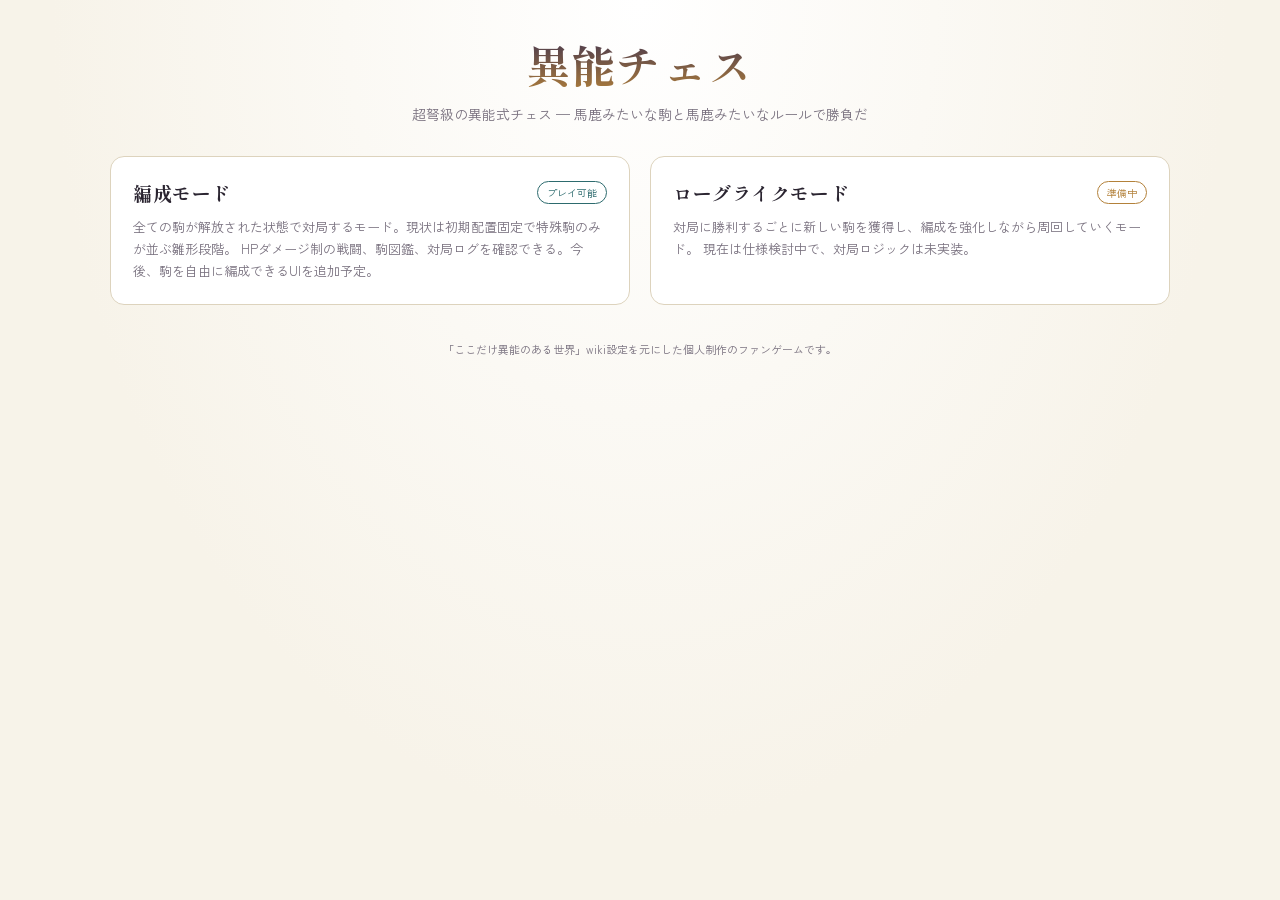
<file: index.html>
<!DOCTYPE html>
<html lang="ja">
<head>
<meta charset="UTF-8">
<meta name="viewport" content="width=device-width, initial-scale=1.0">
<title>異能チェス</title>
<link rel="preconnect" href="https://fonts.googleapis.com">
<link rel="preconnect" href="https://fonts.gstatic.com" crossorigin>
<link href="https://fonts.googleapis.com/css2?family=Shippori+Mincho:wght@500;700&family=Zen+Kaku+Gothic+New:wght@400;500;700&display=swap" rel="stylesheet">
<link rel="stylesheet" href="common.css">
<link rel="stylesheet" href="menu.css">
</head>
<body>
  <div class="app">
    <header class="app-header">
      <h1 class="title">異能チェス</h1>
      <p class="subtitle">超弩級の異能式チェス — 馬鹿みたいな駒と馬鹿みたいなルールで勝負だ</p>
    </header>

    <main>
      <div class="mode-grid">
        <a class="mode-card" href="formation.html">
          <div class="mode-card-head">
            <h2 class="mode-card-title">編成モード</h2>
            <span class="status-badge ready">プレイ可能</span>
          </div>
          <p class="mode-card-desc">
            全ての駒が解放された状態で対局するモード。現状は初期配置固定で特殊駒のみが並ぶ雛形段階。
            HPダメージ制の戦闘、駒図鑑、対局ログを確認できる。今後、駒を自由に編成できるUIを追加予定。
          </p>
        </a>

        <a class="mode-card" href="roguelike.html">
          <div class="mode-card-head">
            <h2 class="mode-card-title">ローグライクモード</h2>
            <span class="status-badge wip">準備中</span>
          </div>
          <p class="mode-card-desc">
            対局に勝利するごとに新しい駒を獲得し、編成を強化しながら周回していくモード。
            現在は仕様検討中で、対局ロジックは未実装。
          </p>
        </a>
      </div>

      <p class="menu-footer-note">「ここだけ異能のある世界」wiki設定を元にした個人制作のファンゲームです。</p>
    </main>
  </div>
</body>
</html>
</file>
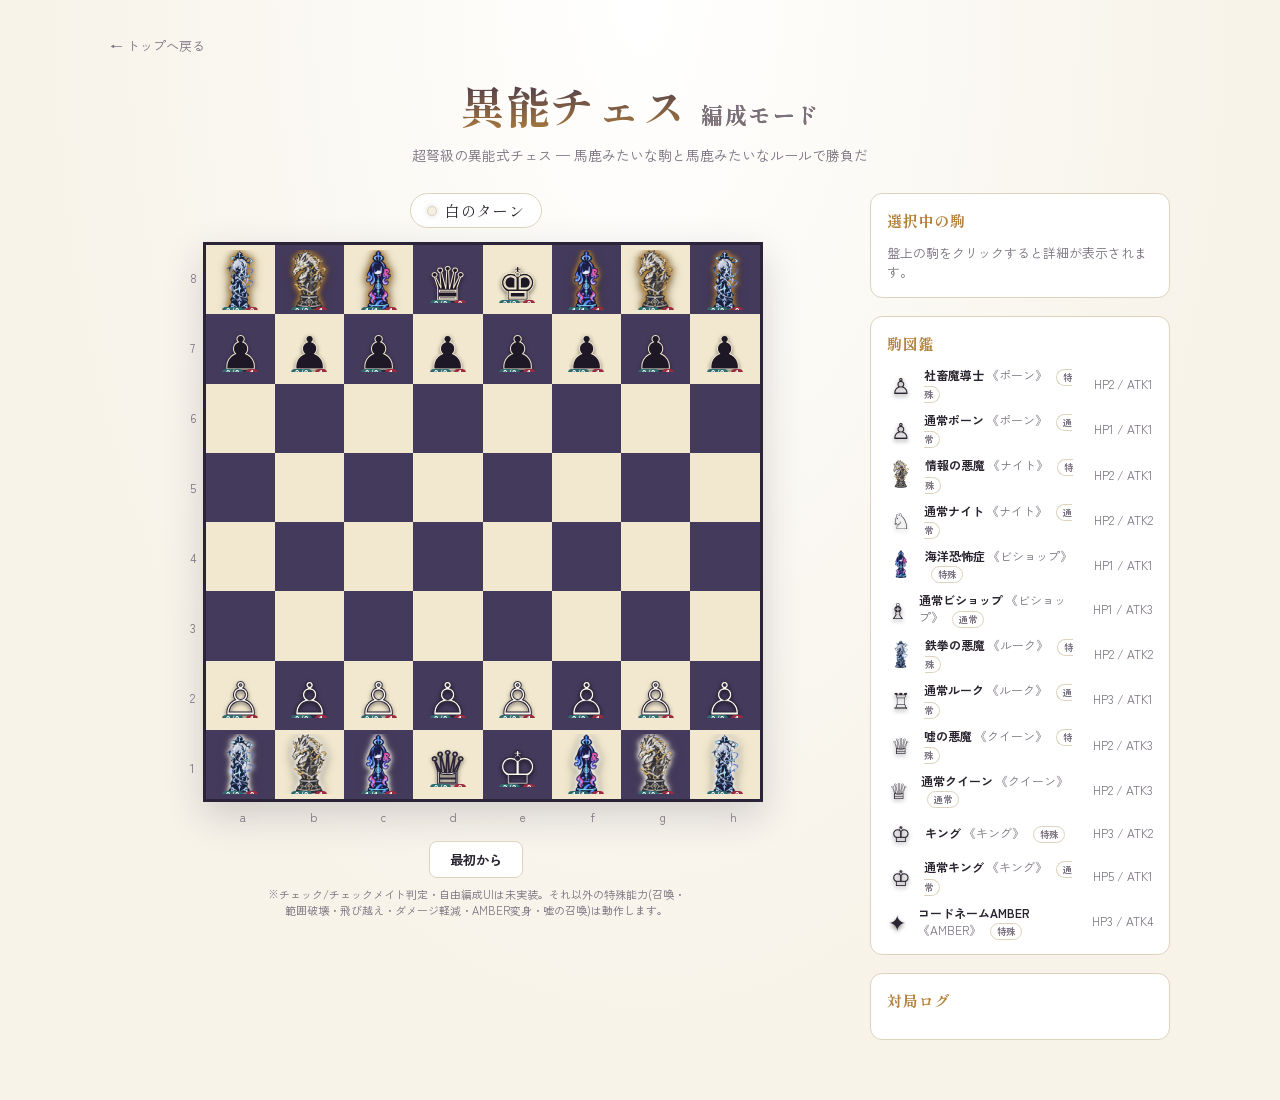
<file: formation.html>
<!DOCTYPE html>
<html lang="ja">
<head>
<meta charset="UTF-8">
<meta name="viewport" content="width=device-width, initial-scale=1.0">
<title>異能チェス - 編成モード</title>
<link rel="preconnect" href="https://fonts.googleapis.com">
<link rel="preconnect" href="https://fonts.gstatic.com" crossorigin>
<link href="https://fonts.googleapis.com/css2?family=Shippori+Mincho:wght@500;700&family=Zen+Kaku+Gothic+New:wght@400;500;700&display=swap" rel="stylesheet">
<link rel="stylesheet" href="common.css">
<link rel="stylesheet" href="board.css">
</head>
<body>
  <div class="app">
    <a class="nav-back" href="index.html">← トップへ戻る</a>

    <header class="app-header">
      <h1 class="title">異能チェス <span style="font-size: 0.5em; color: var(--text-muted);">編成モード</span></h1>
      <p class="subtitle">超弩級の異能式チェス — 馬鹿みたいな駒と馬鹿みたいなルールで勝負だ</p>
    </header>

    <main class="layout">
      <section class="board-area">
        <div class="turn-banner" id="turnBanner">
          <span class="turn-dot" id="turnDot"></span>
          <span id="turnText">白のターン</span>
        </div>

        <div class="board-wrap">
          <div class="rank-labels" id="rankLabels"></div>
          <div class="board" id="board"></div>
        </div>
        <div class="file-labels" id="fileLabels"></div>

        <div class="board-controls">
          <button id="resetBtn" class="btn">最初から</button>
          <button id="skipBonusBtn" class="btn" hidden>行動終了(2回目を使わない)</button>
          <button id="summonUsoBtn" class="btn" hidden>「嘘」を召喚(3〜6段目に配置)</button>
          <span class="note">※チェック/チェックメイト判定・自由編成UIは未実装。それ以外の特殊能力(召喚・範囲破壊・飛び越え・ダメージ軽減・AMBER変身・嘘の召喚)は動作します。</span>
        </div>
      </section>

      <aside class="side-panel">
        <div class="panel-block" id="selectedPanel">
          <h2 class="panel-heading">選択中の駒</h2>
          <div class="empty-state" id="selectedEmpty">盤上の駒をクリックすると詳細が表示されます。</div>
          <div class="piece-detail" id="selectedDetail" hidden>
            <div class="detail-row">
              <span class="piece-glyph" id="detailGlyph"></span>
              <div>
                <div class="detail-name" id="detailName"></div>
                <div class="detail-role" id="detailRole"></div>
              </div>
            </div>
            <div class="stat-row">
              <span class="stat hp">HP <b id="detailHp"></b></span>
              <span class="stat atk">ATK <b id="detailAtk"></b></span>
              <span class="tentative-badge" id="detailTentative" hidden>ステータス仮</span>
            </div>
            <p class="ability-text" id="detailAbility"></p>
          </div>
        </div>

        <div class="panel-block">
          <h2 class="panel-heading">駒図鑑</h2>
          <ul class="roster" id="roster"></ul>
        </div>

        <div class="panel-block">
          <h2 class="panel-heading">対局ログ</h2>
          <ol class="log" id="log"></ol>
        </div>
      </aside>
    </main>
  </div>

  <div class="modal-overlay" id="promotionModal" hidden>
    <div class="modal-box">
      <h3 class="modal-title">コードネームAMBER 変身 — 動きを選択</h3>
      <div class="modal-choices">
        <button class="btn modal-choice" data-move="Q">クイーン型</button>
        <button class="btn modal-choice" data-move="R">ルーク型</button>
        <button class="btn modal-choice" data-move="B">ビショップ型</button>
        <button class="btn modal-choice" data-move="N">ナイト型</button>
      </div>
    </div>
  </div>

  <script src="engine.js"></script>
</body>
</html>
</file>
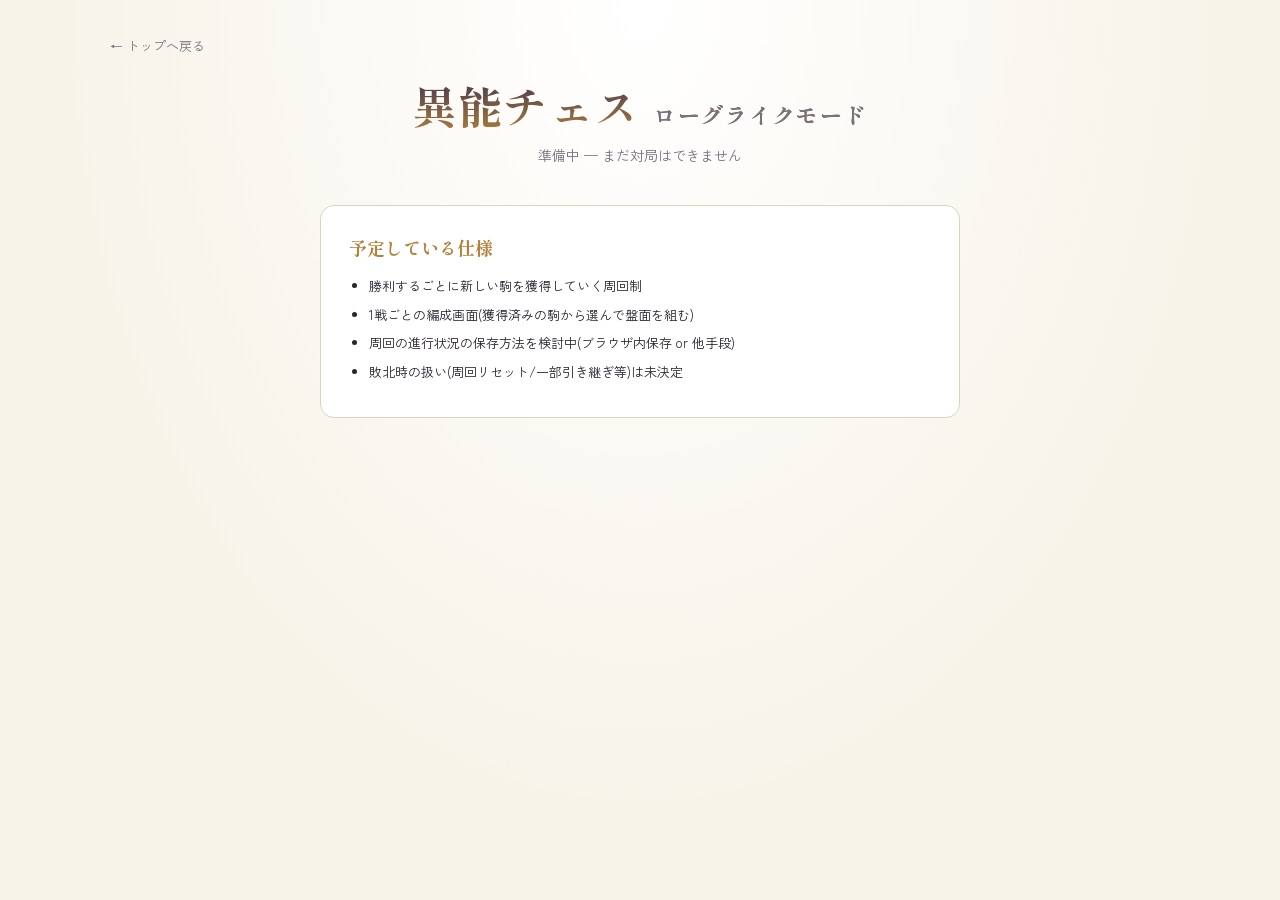
<file: roguelike.html>
<!DOCTYPE html>
<html lang="ja">
<head>
<meta charset="UTF-8">
<meta name="viewport" content="width=device-width, initial-scale=1.0">
<title>異能チェス - ローグライクモード</title>
<link rel="preconnect" href="https://fonts.googleapis.com">
<link rel="preconnect" href="https://fonts.gstatic.com" crossorigin>
<link href="https://fonts.googleapis.com/css2?family=Shippori+Mincho:wght@500;700&family=Zen+Kaku+Gothic+New:wght@400;500;700&display=swap" rel="stylesheet">
<link rel="stylesheet" href="common.css">
<link rel="stylesheet" href="menu.css">
<style>
  .wip-panel {
    max-width: 640px;
    margin: 40px auto 0;
    background: var(--panel);
    border: 1px solid var(--panel-border);
    border-radius: 14px;
    padding: 28px;
  }
  .wip-panel h2 {
    font-family: var(--font-display);
    color: var(--accent-gold);
    font-size: 18px;
    margin: 0 0 14px;
  }
  .wip-panel ul {
    font-size: 13px;
    line-height: 1.9;
    color: var(--text-primary);
    padding-left: 20px;
    margin: 0;
  }
  .wip-panel li { margin-bottom: 4px; }
</style>
</head>
<body>
  <div class="app">
    <a class="nav-back" href="index.html">← トップへ戻る</a>

    <header class="app-header">
      <h1 class="title">異能チェス <span style="font-size: 0.5em; color: var(--text-muted);">ローグライクモード</span></h1>
      <p class="subtitle">準備中 — まだ対局はできません</p>
    </header>

    <main>
      <div class="wip-panel">
        <h2>予定している仕様</h2>
        <ul>
          <li>勝利するごとに新しい駒を獲得していく周回制</li>
          <li>1戦ごとの編成画面(獲得済みの駒から選んで盤面を組む)</li>
          <li>周回の進行状況の保存方法を検討中(ブラウザ内保存 or 他手段)</li>
          <li>敗北時の扱い(周回リセット/一部引き継ぎ等)は未決定</li>
        </ul>
      </div>
    </main>
  </div>
</body>
</html>
</file>
<file: common.css>
/* ============================================================
   共通スタイル：全ページで読み込む。デザイントークン・基本レイアウト・
   トップページ/各モードページ共通のUI部品(ボタン、戻るリンク等)
   ============================================================ */
:root {
  --bg: #f7f3e9;
  --panel: #ffffff;
  --panel-border: #ddd3bd;
  --board-light: #f2e8cf;
  --board-dark: #443a5c;
  --board-dark-edge: #2b2338;
  --accent-gold: #b3813a;
  --accent-red: #9c2b3d;
  --accent-teal: #2d6b6e;
  --text-primary: #2a2430;
  --text-muted: #79717f;
  --font-display: "Shippori Mincho", serif;
  --font-body: "Zen Kaku Gothic New", sans-serif;
}

* { box-sizing: border-box; }

body {
  margin: 0;
  background: radial-gradient(ellipse at top, #ffffff 0%, var(--bg) 65%);
  color: var(--text-primary);
  font-family: var(--font-body);
  min-height: 100vh;
}

.app {
  max-width: 1100px;
  margin: 0 auto;
  padding: 32px 20px 60px;
}

.app-header {
  text-align: center;
  margin-bottom: 28px;
}

.title {
  font-family: var(--font-display);
  font-weight: 700;
  font-size: clamp(28px, 5vw, 44px);
  margin: 0 0 8px;
  letter-spacing: 0.04em;
  background: linear-gradient(180deg, #3d3150, var(--accent-gold));
  -webkit-background-clip: text;
  background-clip: text;
  color: transparent;
}

.subtitle {
  margin: 0;
  color: var(--text-muted);
  font-size: 14px;
}

.btn {
  font-family: var(--font-body);
  font-weight: 700;
  background: var(--panel);
  border: 1px solid var(--panel-border);
  color: var(--text-primary);
  padding: 8px 20px;
  border-radius: 8px;
  cursor: pointer;
  transition: border-color 0.15s ease;
  touch-action: manipulation;
  -webkit-tap-highlight-color: transparent;
}
.btn:hover { border-color: var(--accent-gold); }
.btn:active { transform: translateY(1px); }
.btn:focus-visible { outline: 2px solid var(--accent-gold); outline-offset: 2px; }

.nav-back {
  display: inline-flex;
  align-items: center;
  gap: 6px;
  font-size: 13px;
  color: var(--text-muted);
  text-decoration: none;
  margin-bottom: 18px;
  transition: color 0.15s ease;
}
.nav-back:hover { color: var(--accent-gold); }
</file>
<file: menu.css>
/* ============================================================
   トップ・メニューページ専用スタイル
   ============================================================ */
.mode-grid {
  display: grid;
  grid-template-columns: repeat(auto-fit, minmax(260px, 1fr));
  gap: 20px;
  margin-top: 32px;
}

.mode-card {
  display: flex;
  flex-direction: column;
  background: var(--panel);
  border: 1px solid var(--panel-border);
  border-radius: 14px;
  padding: 22px;
  text-decoration: none;
  color: var(--text-primary);
  transition: border-color 0.15s ease, transform 0.15s ease;
  touch-action: manipulation;
  -webkit-tap-highlight-color: transparent;
}
.mode-card:hover {
  border-color: var(--accent-gold);
  transform: translateY(-2px);
}
.mode-card:active { transform: translateY(0); }
.mode-card.disabled {
  opacity: 0.55;
  pointer-events: none;
}

.mode-card-head {
  display: flex;
  align-items: center;
  justify-content: space-between;
  margin-bottom: 10px;
}

.mode-card-title {
  font-family: var(--font-display);
  font-size: 19px;
  letter-spacing: 0.03em;
  margin: 0;
}

.status-badge {
  font-size: 10px;
  padding: 3px 9px;
  border-radius: 999px;
  border: 1px solid var(--panel-border);
  color: var(--text-muted);
  white-space: nowrap;
}
.status-badge.ready { color: var(--accent-teal); border-color: var(--accent-teal); }
.status-badge.wip { color: var(--accent-gold); border-color: var(--accent-gold); }

.mode-card-desc {
  font-size: 13px;
  line-height: 1.7;
  color: var(--text-muted);
  margin: 0;
  flex-grow: 1;
}

.menu-footer-note {
  margin-top: 36px;
  text-align: center;
  font-size: 11px;
  color: var(--text-muted);
}
</file>
<file: board.css>
/* ============================================================
   盤面ゲーム画面専用スタイル(編成モード等、実際に対局する画面で使用)
   common.css を先に読み込んだ上でこのファイルを読み込む想定
   ============================================================ */
.layout {
  display: grid;
  grid-template-columns: minmax(0, 1fr) 300px;
  gap: 28px;
  align-items: start;
}

.board-area {
  display: flex;
  flex-direction: column;
  align-items: center;
}

.turn-banner {
  display: flex;
  align-items: center;
  gap: 8px;
  font-family: var(--font-display);
  font-size: 15px;
  letter-spacing: 0.06em;
  margin-bottom: 14px;
  padding: 6px 16px;
  border: 1px solid var(--panel-border);
  border-radius: 999px;
  background: var(--panel);
}

.turn-dot {
  width: 10px;
  height: 10px;
  border-radius: 50%;
  background: #f4efe0;
  border: 1px solid var(--panel-border);
  box-shadow: 0 0 6px rgba(0, 0, 0, 0.15);
}
.turn-dot.black { background: #2b2338; box-shadow: 0 0 6px rgba(0, 0, 0, 0.35); border: 1px solid #4a4356; }

.board-wrap {
  display: flex;
  gap: 6px;
}

.rank-labels {
  display: grid;
  grid-template-rows: repeat(8, 1fr);
  font-size: 12px;
  color: var(--text-muted);
}
.rank-labels span {
  display: flex;
  align-items: center;
  height: calc((min(72vw, 560px)) / 8);
}

.board {
  --cell: min(72vw, 560px);
  width: var(--cell);
  height: var(--cell);
  display: grid;
  grid-template-columns: repeat(8, 1fr);
  grid-template-rows: repeat(8, 1fr);
  border: 3px solid var(--board-dark-edge);
  box-shadow: 0 14px 36px rgba(43, 35, 56, 0.18);
}

.file-labels {
  width: min(72vw, 560px);
  display: grid;
  grid-template-columns: repeat(8, 1fr);
  font-size: 12px;
  color: var(--text-muted);
  text-align: center;
  margin-top: 6px;
  margin-left: 24px;
}

.cell {
  position: relative;
  display: flex;
  align-items: center;
  justify-content: center;
  cursor: pointer;
  user-select: none;
  touch-action: manipulation;
  -webkit-tap-highlight-color: transparent;
  min-width: 0;
  min-height: 0;
  overflow: hidden;
}
.cell.light { background: var(--board-light); }
.cell.dark { background: var(--board-dark); }
.cell:active { filter: brightness(0.93); }

.cell.selectable::after {
  content: "";
  position: absolute;
  width: 26%;
  height: 26%;
  border-radius: 50%;
  background: rgba(201, 162, 75, 0.55);
}
.cell.selectable.has-piece::after {
  width: 90%;
  height: 90%;
  border-radius: 8px;
  background: transparent;
  border: 3px solid rgba(156, 43, 61, 0.75);
}
.cell.selected { outline: 3px solid var(--accent-gold); outline-offset: -3px; }

/* ---- マス単位の演出エフェクト ---------------------------------- */
@keyframes fxMovePulse {
  0% { box-shadow: inset 0 0 0 6px rgba(201, 162, 75, 0.7); }
  100% { box-shadow: inset 0 0 0 0px rgba(201, 162, 75, 0); }
}
.cell.fx-move { animation: fxMovePulse 0.5s ease-out; }

@keyframes fxDamagePulse {
  0% { box-shadow: inset 0 0 0 8px rgba(156, 43, 61, 0.85); }
  100% { box-shadow: inset 0 0 0 0px rgba(156, 43, 61, 0); }
}
.cell.fx-damage { animation: fxDamagePulse 0.7s ease-out; }

@keyframes fxCapturePulse {
  0% { box-shadow: inset 0 0 0 10px rgba(156, 43, 61, 0.9); }
  55% { box-shadow: inset 0 0 0 4px rgba(201, 162, 75, 0.65); }
  100% { box-shadow: inset 0 0 0 0px rgba(156, 43, 61, 0); }
}
.cell.fx-capture { animation: fxCapturePulse 0.6s ease-out; }

@keyframes fxSummonPulse {
  0% { box-shadow: inset 0 0 0 8px rgba(45, 107, 110, 0.75); }
  100% { box-shadow: inset 0 0 0 0px rgba(45, 107, 110, 0); }
}
.cell.fx-summon { animation: fxSummonPulse 0.6s ease-out; }

@keyframes fxTransformPulse {
  0% { box-shadow: inset 0 0 0 10px rgba(179, 129, 58, 0.85); }
  100% { box-shadow: inset 0 0 0 0px rgba(179, 129, 58, 0); }
}
.cell.fx-transform { animation: fxTransformPulse 0.8s ease-out; }

/* destroyは他の演出と同時に付くことがあるため、CSS順序で最後に上書きされるようにする */
@keyframes fxDestroyPulse {
  0% { box-shadow: inset 0 0 0 12px rgba(156, 43, 61, 0.9); background-color: rgba(156, 43, 61, 0.22); }
  100% { box-shadow: inset 0 0 0 0px rgba(156, 43, 61, 0); background-color: transparent; }
}
.cell.fx-destroy { animation: fxDestroyPulse 0.7s ease-out; }

.piece {
  position: relative;
  display: flex;
  flex-direction: column;
  align-items: center;
  line-height: 1;
  pointer-events: none;
  min-width: 0;
  min-height: 0;
  max-width: 100%;
  max-height: 100%;
  overflow: hidden;
}

@keyframes piecePop {
  0% { transform: scale(0.4); opacity: 0; }
  60% { transform: scale(1.12); opacity: 1; }
  100% { transform: scale(1); opacity: 1; }
}
.piece.piece-pop { animation: piecePop 0.32s ease-out; }

.piece-glyph {
  font-size: min(9vw, 46px);
  filter: drop-shadow(0 2px 2px rgba(0,0,0,0.5));
}
.piece.white .piece-glyph { color: #fbf8ee; -webkit-text-stroke: 1px #2b2338; }
.piece.black .piece-glyph { color: #1e1826; -webkit-text-stroke: 1px #f2e8cf; }

.piece-image-wrap {
  width: calc(var(--cell) / 8 * 0.86);
  height: calc(var(--cell) / 8 * 0.86);
  max-width: 100%;
  max-height: 100%;
  min-width: 0;
  min-height: 0;
  display: flex;
  align-items: center;
  justify-content: center;
  overflow: hidden;
}
.piece-image {
  width: 100%;
  height: 100%;
  max-width: 100%;
  max-height: 100%;
  object-fit: contain;
  display: block;
}
.piece.white .piece-image {
  filter: drop-shadow(0 0 2px #fbf8ee) drop-shadow(0 0 3px #fbf8ee) drop-shadow(0 2px 4px rgba(0,0,0,0.45));
}
.piece.black .piece-image {
  filter: drop-shadow(0 0 2px var(--accent-gold)) drop-shadow(0 0 3px var(--accent-gold)) drop-shadow(0 2px 4px rgba(0,0,0,0.45));
}

.piece-stats {
  position: absolute;
  bottom: -6px;
  display: flex;
  gap: 3px;
  font-size: 9px;
  font-family: var(--font-body);
  font-weight: 700;
}
.piece-stats .hp, .piece-stats .atk {
  padding: 0 4px;
  border-radius: 4px;
  color: #fff;
}
.piece-stats .hp { background: var(--accent-teal); }
.piece-stats .atk { background: var(--accent-red); }

.board-controls {
  margin-top: 16px;
  display: flex;
  flex-direction: column;
  align-items: center;
  gap: 8px;
  text-align: center;
}

.note {
  font-size: 11px;
  color: var(--text-muted);
  max-width: 420px;
}

.side-panel {
  display: flex;
  flex-direction: column;
  gap: 18px;
}

.panel-block {
  background: var(--panel);
  border: 1px solid var(--panel-border);
  border-radius: 12px;
  padding: 16px;
}

.panel-heading {
  font-family: var(--font-display);
  font-size: 15px;
  letter-spacing: 0.05em;
  margin: 0 0 12px;
  color: var(--accent-gold);
}

.empty-state {
  font-size: 13px;
  color: var(--text-muted);
}

.detail-row {
  display: flex;
  align-items: center;
  gap: 12px;
  margin-bottom: 10px;
}
.detail-row .piece-glyph {
  font-size: 34px;
  color: var(--text-primary);
}
.detail-piece-image {
  height: 56px;
  width: 56px;
  max-width: 56px;
  max-height: 56px;
  object-fit: contain;
  display: block;
  filter: drop-shadow(0 2px 3px rgba(0,0,0,0.3));
}
.detail-name {
  font-weight: 700;
  font-size: 15px;
}
.detail-role {
  font-size: 12px;
  color: var(--text-muted);
}

.stat-row {
  display: flex;
  align-items: center;
  gap: 8px;
  margin-bottom: 10px;
  flex-wrap: wrap;
}
.stat {
  font-size: 12px;
  font-weight: 700;
  padding: 3px 8px;
  border-radius: 6px;
  color: #fff;
}
.stat.hp { background: var(--accent-teal); }
.stat.atk { background: var(--accent-red); }

.tentative-badge {
  font-size: 10px;
  color: var(--text-muted);
  border: 1px solid var(--panel-border);
  padding: 2px 6px;
  border-radius: 999px;
}

.ability-text {
  font-size: 12.5px;
  line-height: 1.6;
  color: var(--text-primary);
  margin: 0;
}

.roster {
  list-style: none;
  margin: 0;
  padding: 0;
  display: flex;
  flex-direction: column;
  gap: 10px;
}
.roster li {
  display: flex;
  align-items: center;
  gap: 10px;
  font-size: 12px;
}
.roster .piece-glyph {
  font-size: 22px;
  width: 28px;
  text-align: center;
  color: var(--text-primary);
}
.roster .roster-image {
  width: 28px;
  height: 28px;
  max-width: 28px;
  max-height: 28px;
  object-fit: contain;
  flex-shrink: 0;
}
.roster .roster-name { font-weight: 700; }
.roster .roster-stats { color: var(--text-muted); margin-left: auto; white-space: nowrap; }
.roster-tag {
  font-size: 9px;
  margin-left: 6px;
  padding: 1px 6px;
  border: 1px solid var(--panel-border);
  border-radius: 999px;
  color: var(--text-muted);
  vertical-align: middle;
}

.log {
  margin: 0;
  padding-left: 18px;
  font-size: 12px;
  color: var(--text-muted);
  max-height: 180px;
  overflow-y: auto;
}
.log li { margin-bottom: 4px; }

@media (max-width: 820px) {
  .layout { grid-template-columns: 1fr; }
  .rank-labels span { height: calc((min(88vw, 560px)) / 8); }
  .board { --cell: min(88vw, 560px); }
  .file-labels { width: min(88vw, 560px); }
}

.modal-overlay {
  position: fixed;
  inset: 0;
  background: rgba(30, 24, 38, 0.45);
  display: flex;
  align-items: center;
  justify-content: center;
  padding: 20px;
  z-index: 50;
}
.modal-overlay[hidden] { display: none; }

.modal-box {
  background: var(--panel);
  border: 1px solid var(--panel-border);
  border-radius: 14px;
  padding: 26px;
  max-width: 360px;
  width: 100%;
  text-align: center;
  box-shadow: 0 18px 50px rgba(30, 24, 38, 0.25);
}

.modal-title {
  font-family: var(--font-display);
  font-size: 15px;
  letter-spacing: 0.03em;
  margin: 0 0 18px;
  color: var(--accent-gold);
}

.modal-choices {
  display: flex;
  flex-wrap: wrap;
  gap: 10px;
  justify-content: center;
}
</file>
